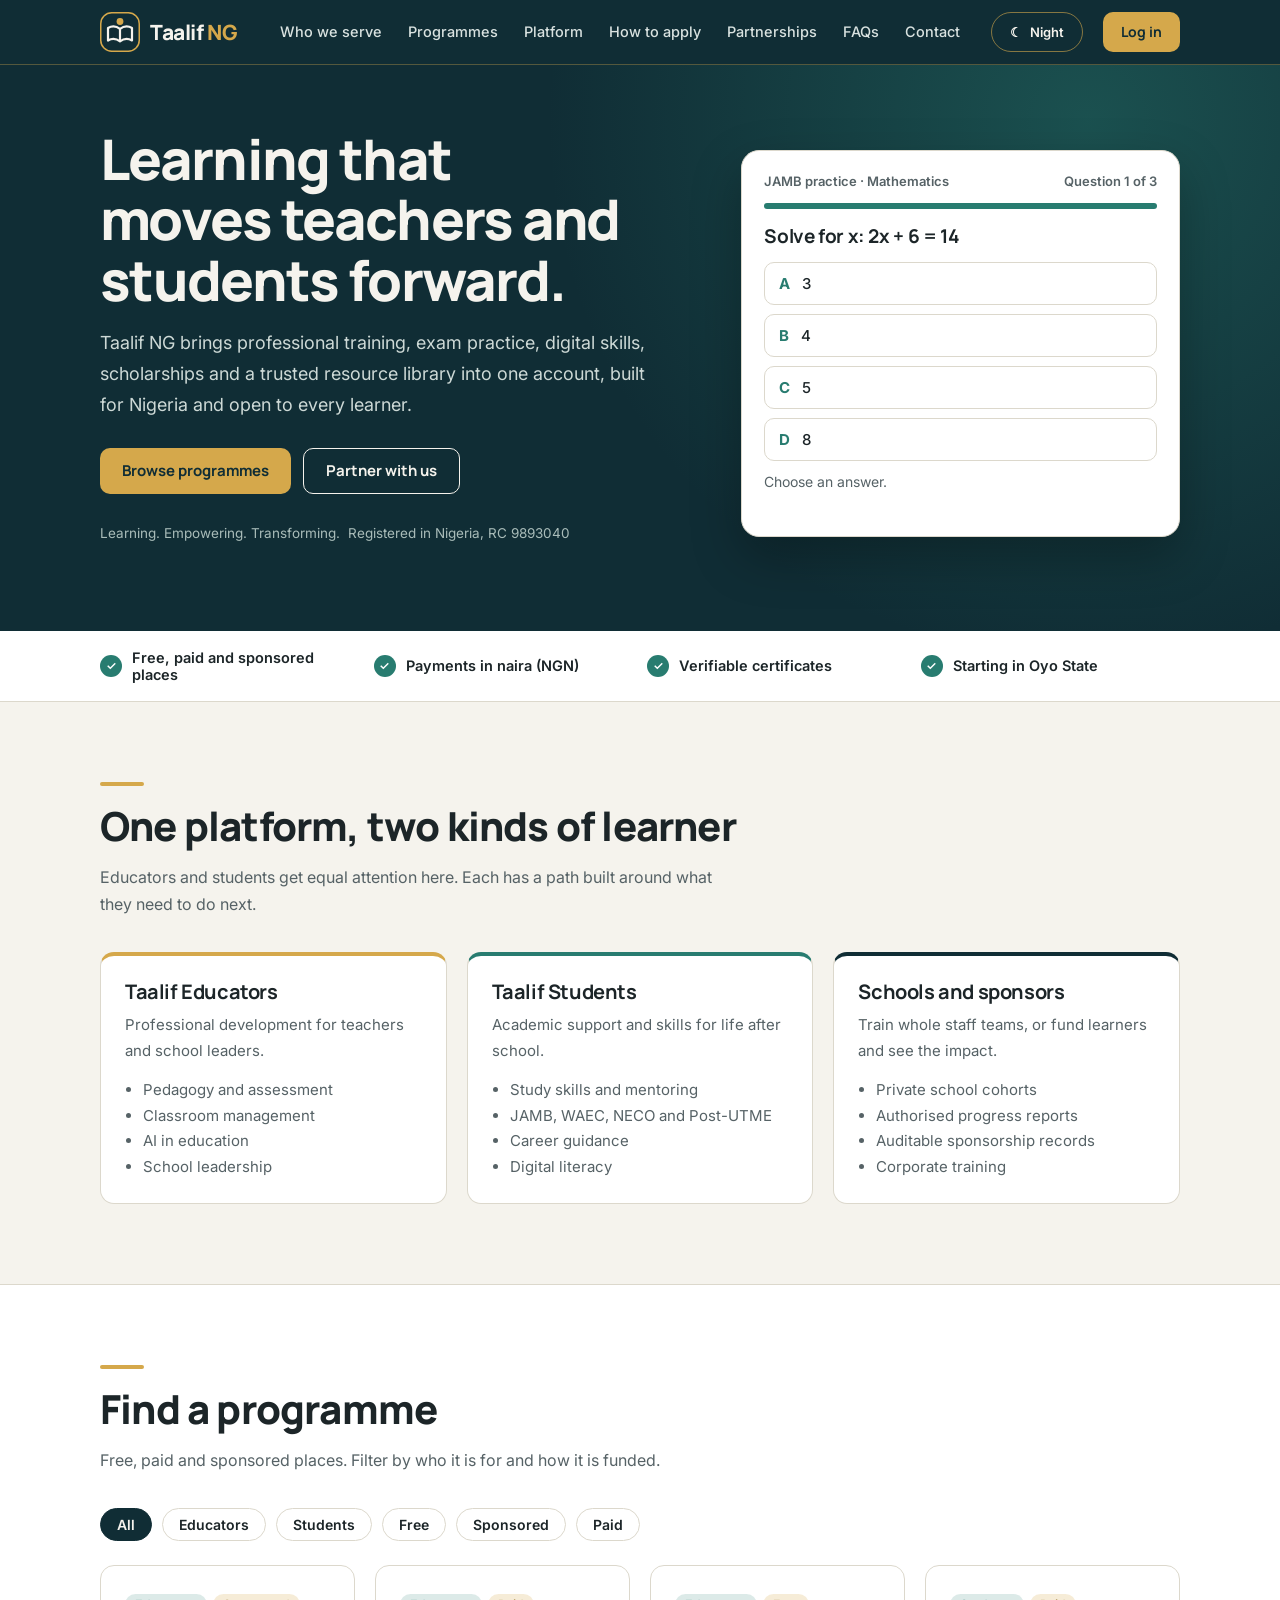
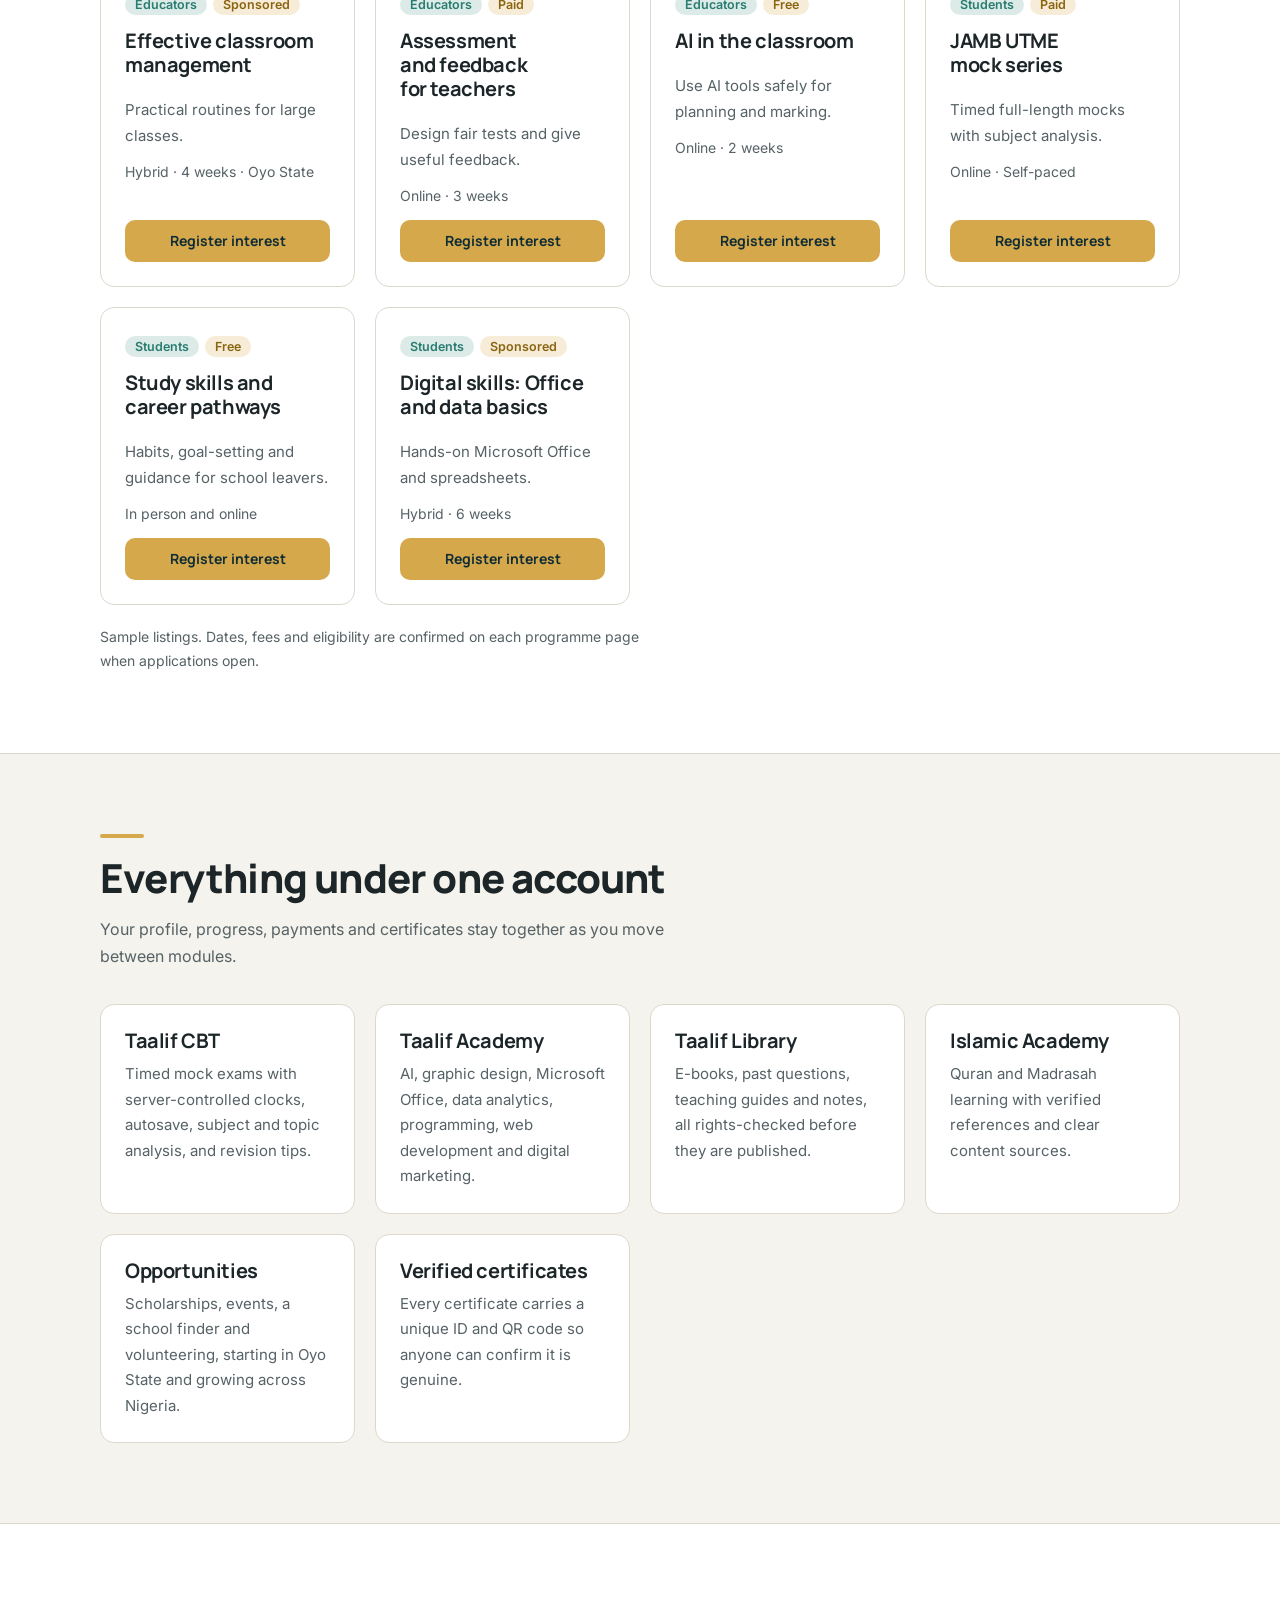
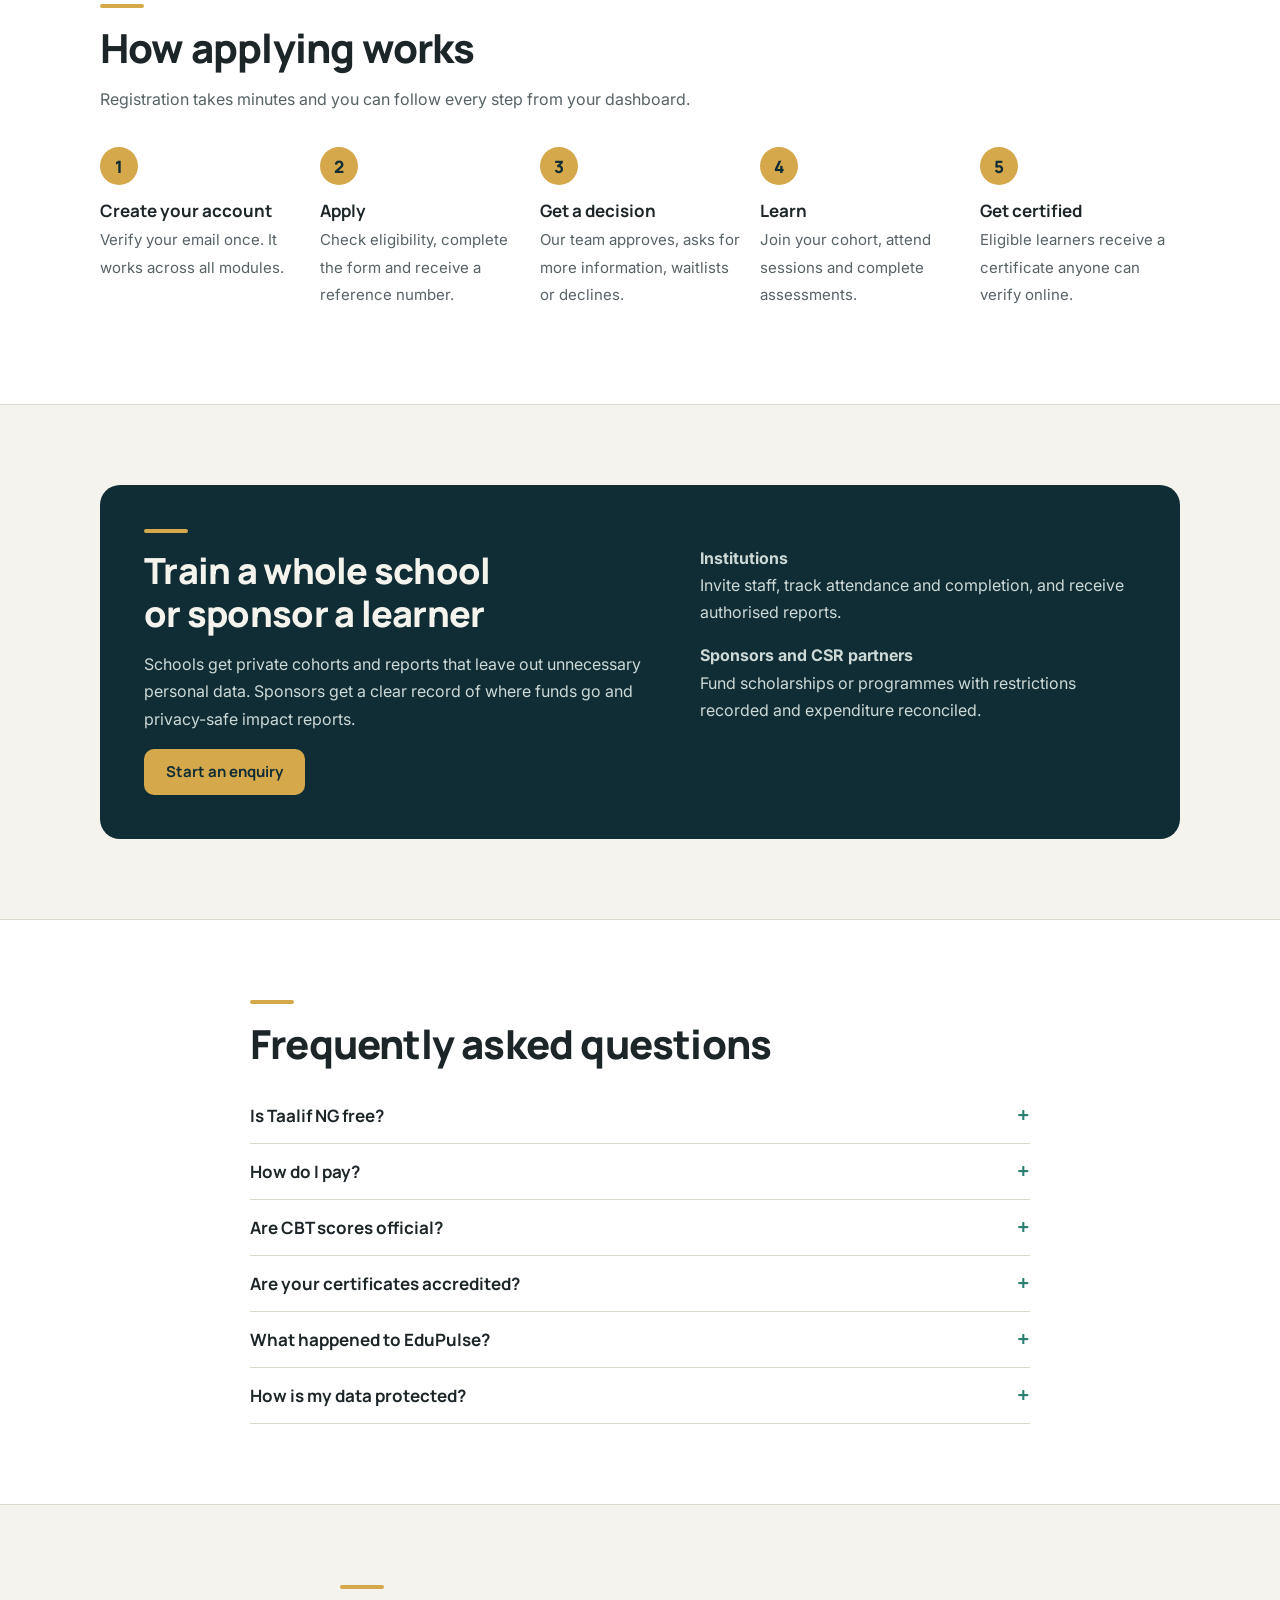
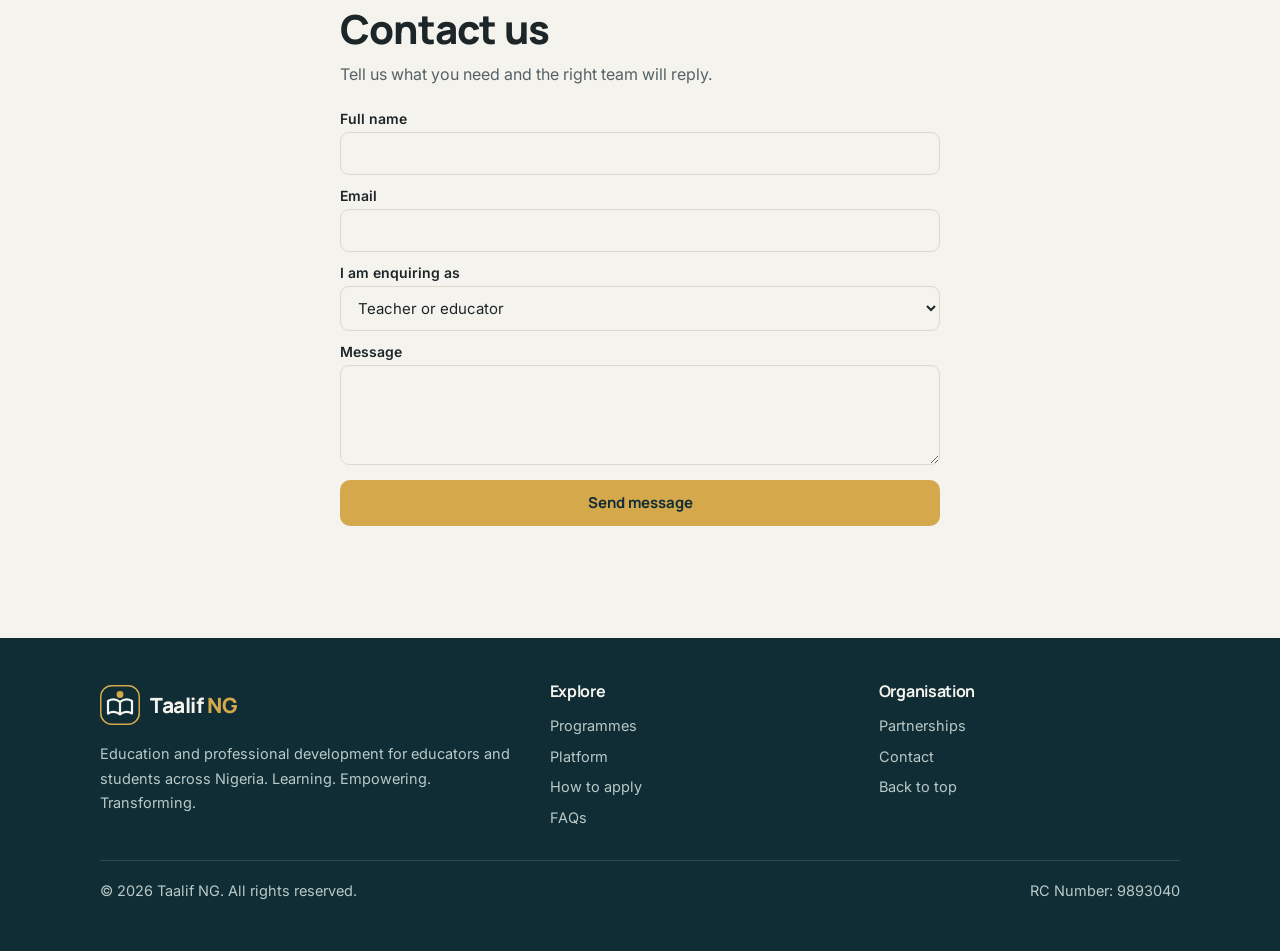
<file: taalif-ng-site/taalif-ng-site/index.html>
<!DOCTYPE html>
<html lang="en">
<head>
<meta charset="utf-8">
<meta name="viewport" content="width=device-width, initial-scale=1, viewport-fit=cover">
<meta name="theme-color" content="#102D35">
<meta name="description" content="Taalif NG offers teacher training, student support, CBT exam practice, digital skills and scholarships across Nigeria. RC 9893040.">
<meta property="og:title" content="Taalif NG: Learning. Empowering. Transforming.">
<meta property="og:description" content="Training, CBT practice, a resource library and opportunities for educators and students.">
<meta property="og:type" content="website">
<link rel="manifest" href="manifest.webmanifest">
<link rel="icon" href="icons/favicon.svg" type="image/svg+xml">
<link rel="apple-touch-icon" href="icons/icon-192.png">
<meta name="mobile-web-app-capable" content="yes">
<meta name="apple-mobile-web-app-title" content="Taalif NG">
<title>Taalif NG – Learning. Empowering. Transforming.</title>
<link rel="preconnect" href="https://fonts.googleapis.com">
<link href="https://fonts.googleapis.com/css2?family=Inter:wght@400;500;600&family=Manrope:wght@600;700;800&display=swap" rel="stylesheet">
<link rel="stylesheet" href="css/styles.css">
</head>
<body>
<noscript><p style="padding:16px;text-align:center">Taalif NG needs JavaScript for the portal and practice tools.</p></noscript>
<svg width="0" height="0" style="position:absolute" aria-hidden="true"><symbol id="lg" viewBox="0 0 40 40"><rect x=".75" y=".75" width="38.5" height="38.5" rx="11" fill="#102D35" stroke="#D5A84B" stroke-width="1.5"/><path d="M8 16c4-2.4 8-2.2 12 .8 4-3 8-3.2 12-.8v12.5c-4-2.4-8-2.2-12 .8-4-3-8-3.2-12-.8z" fill="none" stroke="#F5F3ED" stroke-width="2.2" stroke-linejoin="round"/><path d="M20 16.8v12.5" stroke="#F5F3ED" stroke-width="2.2"/><circle cx="20" cy="9.5" r="3.4" fill="#D5A84B"/></symbol></svg>
<header><div class="wrap nav">
<a class="logo" href="#top" aria-label="Taalif NG home"><svg class="lm" aria-hidden="true"><use href="#lg"/></svg><span class="wm">Taalif <b>NG</b></span></a>
<nav id="mn" aria-label="Main"><a href="#audiences">Who we serve</a><a href="#programmes">Programmes</a><a href="#modules">Platform</a><a href="#apply">How to apply</a><a href="#partners">Partnerships</a><a href="#faq">FAQs</a><a href="#contact">Contact</a><a href="#login" class="navlog">Log in</a></nav>
<button class="tg" id="tg" type="button" aria-label="Switch to night mode"><span id="ti" aria-hidden="true">☾</span><span id="tt">Night</span></button>
<a class="btn hcta" href="#login">Log in</a>
<button class="mb" id="mb" type="button" aria-label="Open menu" aria-expanded="false" aria-controls="mn"><svg width="20" height="20" viewBox="0 0 20 20" aria-hidden="true"><path d="M3 5h14M3 10h14M3 15h14" stroke="currentColor" stroke-width="2" stroke-linecap="round"/></svg></button>
</div></header>

<div id="site"><main id="top">
<div class="hero"><div class="wrap g">
<div>
<h1>Learning that moves teachers and students forward.</h1>
<p class="l">Taalif NG brings professional training, exam practice, digital skills, scholarships and a trusted resource library into one account, built for Nigeria and open to every learner.</p>
<div class="cta"><a class="btn" href="#programmes">Browse programmes</a><a class="btn ghost" href="#partners">Partner with us</a></div>
<p class="reg">Learning. Empowering. Transforming. &nbsp;Registered in Nigeria, RC 9893040</p>
</div>
<div class="cbt" aria-live="polite">
<div class="top"><span>JAMB practice · Mathematics</span><span id="tm">Question 1 of 3</span></div>
<div class="bar"><b id="pb"></b></div>
<h3 id="q"></h3>
<div id="ops"></div>
<p id="fb"></p>
</div>
</div></div>

<div class="trust"><div class="wrap"><ul><li>Free, paid and sponsored places</li><li>Payments in naira (NGN)</li><li>Verifiable certificates</li><li>Starting in Oyo State</li></ul></div></div>

<section class="sec" id="audiences"><div class="wrap">
<h2>One platform, two kinds of learner</h2>
<p class="sub">Educators and students get equal attention here. Each has a path built around what they need to do next.</p>
<div class="cards">
<article class="card aud"><h3>Taalif Educators</h3><p>Professional development for teachers and school leaders.</p><ul><li>Pedagogy and assessment</li><li>Classroom management</li><li>AI in education</li><li>School leadership</li></ul></article>
<article class="card aud"><h3>Taalif Students</h3><p>Academic support and skills for life after school.</p><ul><li>Study skills and mentoring</li><li>JAMB, WAEC, NECO and Post-UTME</li><li>Career guidance</li><li>Digital literacy</li></ul></article>
<article class="card aud"><h3>Schools and sponsors</h3><p>Train whole staff teams, or fund learners and see the impact.</p><ul><li>Private school cohorts</li><li>Authorised progress reports</li><li>Auditable sponsorship records</li><li>Corporate training</li></ul></article>
</div></div></section>

<section class="sec band" id="programmes"><div class="wrap">
<h2>Find a programme</h2>
<p class="sub">Free, paid and sponsored places. Filter by who it is for and how it is funded.</p>
<div class="filters" role="group" aria-label="Filter programmes">
<button class="chip" data-f="all" aria-pressed="true">All</button>
<button class="chip" data-f="edu" aria-pressed="false">Educators</button>
<button class="chip" data-f="stu" aria-pressed="false">Students</button>
<button class="chip" data-f="free" aria-pressed="false">Free</button>
<button class="chip" data-f="spons" aria-pressed="false">Sponsored</button>
<button class="chip" data-f="paid" aria-pressed="false">Paid</button>
</div>
<div class="cards" id="pl"></div>
<p class="sub" style="margin:20px 0 0;font-size:14px">Sample listings. Dates, fees and eligibility are confirmed on each programme page when applications open.</p>
</div></section>

<section class="sec" id="modules"><div class="wrap">
<h2>Everything under one account</h2>
<p class="sub">Your profile, progress, payments and certificates stay together as you move between modules.</p>
<div class="cards">
<article class="card"><h3>Taalif CBT</h3><p>Timed mock exams with server-controlled clocks, autosave, subject and topic analysis, and revision tips.</p></article>
<article class="card"><h3>Taalif Academy</h3><p>AI, graphic design, Microsoft Office, data analytics, programming, web development and digital marketing.</p></article>
<article class="card"><h3>Taalif Library</h3><p>E-books, past questions, teaching guides and notes, all rights-checked before they are published.</p></article>
<article class="card"><h3>Islamic Academy</h3><p>Quran and Madrasah learning with verified references and clear content sources.</p></article>
<article class="card"><h3>Opportunities</h3><p>Scholarships, events, a school finder and volunteering, starting in Oyo State and growing across Nigeria.</p></article>
<article class="card"><h3>Verified certificates</h3><p>Every certificate carries a unique ID and QR code so anyone can confirm it is genuine.</p></article>
</div></div></section>

<section class="sec band" id="apply"><div class="wrap">
<h2>How applying works</h2>
<p class="sub">Registration takes minutes and you can follow every step from your dashboard.</p>
<ol class="steps">
<li><b>Create your account</b><span>Verify your email once. It works across all modules.</span></li>
<li><b>Apply</b><span>Check eligibility, complete the form and receive a reference number.</span></li>
<li><b>Get a decision</b><span>Our team approves, asks for more information, waitlists or declines.</span></li>
<li><b>Learn</b><span>Join your cohort, attend sessions and complete assessments.</span></li>
<li><b>Get certified</b><span>Eligible learners receive a certificate anyone can verify online.</span></li>
</ol></div></section>

<section class="sec" id="partners"><div class="wrap">
<div class="partner">
<div><h2 style="font-size:clamp(26px,3.4vw,36px)">Train a whole school or sponsor a learner</h2>
<p>Schools get private cohorts and reports that leave out unnecessary personal data. Sponsors get a clear record of where funds go and privacy-safe impact reports.</p>
<a class="btn" href="#contact">Start an enquiry</a></div>
<div><p><b>Institutions</b><br>Invite staff, track attendance and completion, and receive authorised reports.</p><p><b>Sponsors and CSR partners</b><br>Fund scholarships or programmes with restrictions recorded and expenditure reconciled.</p></div>
</div></div></section>

<section class="sec band" id="faq"><div class="wrap" style="max-width:820px">
<h2 style="margin-bottom:20px">Frequently asked questions</h2>
<details><summary>Is Taalif NG free?</summary><p>Many resources and practice questions are free. Some training and full mock exams are paid, and some places are sponsored. Each programme page shows its funding.</p></details>
<details><summary>How do I pay?</summary><p>Payments are in naira by card, bank transfer and other supported methods. Access opens only after your payment is confirmed on our servers.</p></details>
<details><summary>Are CBT scores official?</summary><p>No. Taalif mock scores help you practise and are separate from official JAMB, WAEC or NECO results.</p></details>
<details><summary>Are your certificates accredited?</summary><p>Certificates confirm attendance, completion or assessed competency in a Taalif programme. We state clearly when a programme has any external approval.</p></details>
<details><summary>What happened to EduPulse?</summary><p>Taalif NG replaces EduPulse. Eligible resources, exam content and learner accounts are being moved across with checks, and you will be invited to activate your account.</p></details>
<details><summary>How is my data protected?</summary><p>We collect only what we need, keep documents in private storage, and ask for guardian consent for minors where required.</p></details>
</div></section>

<section class="sec" id="contact"><div class="wrap" style="max-width:640px">
<h2 style="margin-bottom:8px">Contact us</h2>
<p class="sub" style="margin-bottom:22px">Tell us what you need and the right team will reply.</p>
<form id="cf">
<label>Full name<input required name="n" autocomplete="name"></label>
<label>Email<input required type="email" name="e" autocomplete="email"></label>
<label>I am enquiring as<select name="r"><option>Teacher or educator</option><option>Student or parent</option><option>School or institution</option><option>Sponsor or partner</option></select></label>
<label>Message<textarea required rows="4" name="m"></textarea></label>
<button class="btn" type="submit">Send message</button>
<p id="toast" role="status"></p>
</form></div></section>
</main>

<footer><div class="wrap">
<div class="g">
<div><a class="logo" href="#top" aria-label="Taalif NG home"><svg class="lm" aria-hidden="true"><use href="#lg"/></svg><span class="wm">Taalif <b>NG</b></span></a><p style="margin-top:14px">Education and professional development for educators and students across Nigeria. Learning. Empowering. Transforming.</p></div>
<div><h3>Explore</h3><a href="#programmes">Programmes</a><a href="#modules">Platform</a><a href="#apply">How to apply</a><a href="#faq">FAQs</a></div>
<div><h3>Organisation</h3><a href="#partners">Partnerships</a><a href="#contact">Contact</a><a href="#top">Back to top</a></div>
</div>
<div class="rc"><span>© 2026 Taalif NG. All rights reserved.</span><span>RC Number: 9893040</span></div>
<div class="wrap" style="margin-top:16px"><button class="btn ghost" id="inst" type="button" hidden>Install the app</button></div></footer></div>
<div id="off" role="status" hidden>You are offline. Saved pages still work, but sign-in and payments need a connection.</div>
<div id="auth" hidden><div class="wrap authw"><div class="acard"><h1>Sign in</h1><p>Select your role, then enter your details.</p><div class="roles" id="rl"></div><form id="lf"><label>Email<input id="em" type="email" required autocomplete="username"></label><label>Password<input id="pw" type="password" required autocomplete="current-password"></label><p id="le" role="alert"></p><button class="btn" type="submit">Sign in</button></form><p class="hint" style="margin:14px 0 0">Prototype only. Use the email filled in for your role and the password <b>demo1234</b>. Real accounts and permissions need the Supabase backend from the blueprint.</p></div></div></div>
<div id="portal" hidden><div id="ov" hidden></div><aside id="sb" aria-label="Portal menu"><a class="logo" href="#top" aria-label="Taalif NG website"><svg class="lm" aria-hidden="true"><use href="#lg"/></svg><span class="wm">Taalif <b>NG</b></span></a><nav id="sn" aria-label="Sections"></nav><div id="su" style="margin-top:auto;font-size:13px;color:#a9bcb9;overflow-wrap:anywhere"></div></aside><div class="pm"><div class="pt"><button class="mini sm" id="sbt" type="button" aria-label="Open menu">Menu</button><h1 id="pttl"></h1><button class="mini" id="tgp" type="button">Theme</button><a class="mini" href="#top" style="text-decoration:none;color:inherit">Website</a><button class="mini" id="lo" type="button">Log out</button></div><div class="pcon" id="pc"></div></div></div>

<script src="js/site.js" defer></script>
<script src="js/portal.js" defer></script>
<script src="js/pwa.js" defer></script>
</body>
</html>
</file>
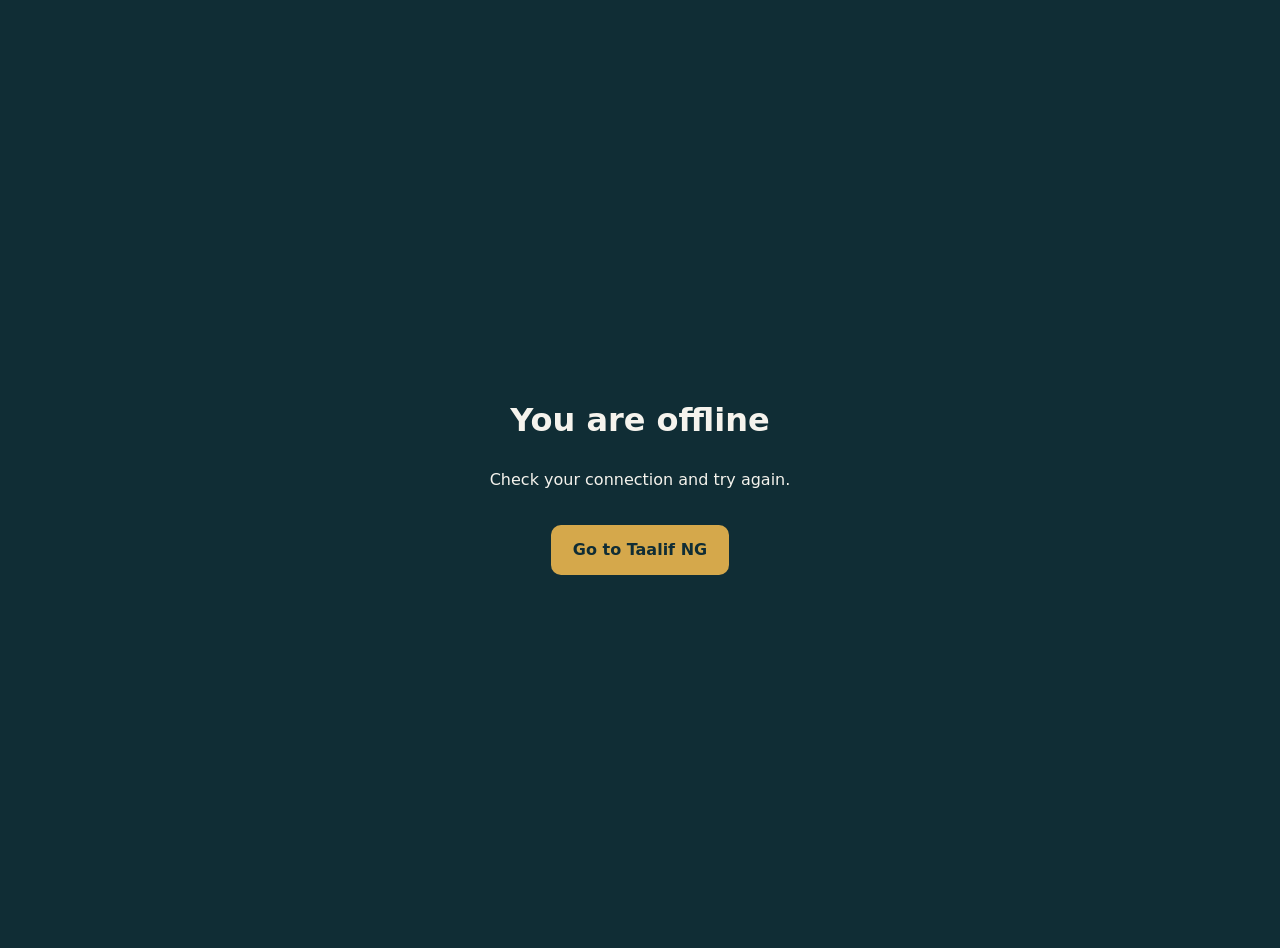
<file: offline.html>
<!DOCTYPE html><html lang="en"><head><meta charset="utf-8"><meta name="viewport" content="width=device-width,initial-scale=1"><title>You are offline | Taalif NG</title><style>body{margin:0;min-height:100dvh;display:grid;place-items:center;background:#102D35;color:#F5F3ED;font:16px/1.6 system-ui,sans-serif;text-align:center;padding:24px}a{display:inline-block;margin-top:16px;background:#D5A84B;color:#102D35;padding:12px 22px;border-radius:10px;font-weight:700;text-decoration:none}</style></head><body><main><h1>You are offline</h1><p>Check your connection and try again.</p><a href="/">Go to Taalif NG</a></main></body></html>
</file>
<file: taalif-ng-site/taalif-ng-site/css/styles.css>
/* Taalif NG | Styles: tokens, layout, components, portal, responsive */
:root{--bg:#F5F3ED;--surface:#fff;--ink:#1c2528;--mute:#566266;--line:#dcd8cc;--teal:#102D35;--gold:#D5A84B;--em:#287C70;--on-teal:#F5F3ED;--hero:#102D35;--link:#1d6a5f;
box-sizing:border-box;padding-top:env(safe-area-inset-top,0px);padding-bottom:env(safe-area-inset-bottom,0px);color-scheme:light}
@media(prefers-color-scheme:dark){:root:not([data-theme="light"]){--bg:#0b1f25;--surface:#122d35;--ink:#ece9df;--mute:#9db0b3;--line:#244047;--hero:#081a1f;--link:#6fcdbd;color-scheme:dark}}
:root[data-theme="dark"]{--bg:#0b1f25;--surface:#122d35;--ink:#ece9df;--mute:#9db0b3;--line:#244047;--hero:#081a1f;--link:#6fcdbd;color-scheme:dark}
html{scroll-padding-top:calc(72px + env(safe-area-inset-top,0px));scroll-behavior:smooth}
*{box-sizing:border-box}
body{margin:0;background:var(--bg);color:var(--ink);font:400 16px/1.7 Inter,system-ui,sans-serif;-webkit-font-smoothing:antialiased;transition:background .3s,color .3s}
h1,h2,h3{font-family:Manrope,Inter,sans-serif;line-height:1.2;margin:0;letter-spacing:-.02em;text-wrap:balance}
h3{font-weight:700}
a{color:var(--link)}
:focus-visible{outline:3px solid var(--gold);outline-offset:2px}
.wrap{max-width:1120px;margin:0 auto;padding:0 max(20px,env(safe-area-inset-left,0px)) 0 max(20px,env(safe-area-inset-right,0px))}
[hidden]{display:none!important}
html{-webkit-text-size-adjust:100%}
img,svg{max-width:100%}
.g>*,.cards>*,.steps>*,.partner>*{min-width:0}
header{position:sticky;top:0;z-index:20;background:var(--hero);color:#F5F3ED;padding-top:env(safe-area-inset-top,0px);border-bottom:1px solid rgba(213,168,75,.35)}
.nav{display:flex;align-items:center;gap:20px;height:64px}
.logo{display:flex;align-items:center;gap:10px;text-decoration:none;color:#F5F3ED;flex:none}
.lm{width:40px;height:40px;flex:none}
.wm{font:800 21px/1 Manrope,sans-serif;letter-spacing:-.02em}
.wm b{color:var(--gold);font-weight:800}
nav{margin-left:auto;display:flex;gap:4px}
nav a{color:#d9e2e0;text-decoration:none;font-size:14.5px;font-weight:500;padding:8px 11px;border-radius:8px}
nav a:hover{background:rgba(255,255,255,.1)}
.tg{border:1px solid rgba(213,168,75,.6);background:transparent;color:#F5F3ED;border-radius:999px;height:40px;min-width:92px;padding:0 14px;font:600 13px Inter;cursor:pointer;display:inline-flex;align-items:center;justify-content:center;gap:8px;white-space:nowrap;flex:none}
.tg:hover{background:rgba(213,168,75,.15)}
.btn{display:inline-flex;align-items:center;justify-content:center;min-height:46px;background:var(--gold);color:#102D35;font:700 15px/1.2 Manrope,sans-serif;padding:12px 22px;border-radius:10px;text-decoration:none;border:0;cursor:pointer;white-space:nowrap;text-align:center}
.btn:hover{filter:brightness(1.07)}
.btn.ghost{background:transparent;color:inherit;border:1.5px solid currentColor}
.hcta{min-height:40px;padding:8px 18px;font-size:14px}
.mb{display:none;width:40px;height:40px;border-radius:10px;border:1px solid rgba(213,168,75,.6);background:transparent;color:#F5F3ED;cursor:pointer;align-items:center;justify-content:center;flex:none}
@media(max-width:900px){.mb{display:inline-flex}.hcta{display:none}.tg{margin-left:auto}nav{display:none;position:absolute;left:0;right:0;top:100%;margin:0;flex-direction:column;background:var(--hero);padding:8px 20px 18px;border-bottom:1px solid rgba(213,168,75,.35)}nav.open{display:flex}nav a{padding:13px 8px;font-size:16px;border-bottom:1px solid rgba(255,255,255,.08)}}
@media(max-width:520px){.cta .btn{width:100%}.tg{min-width:40px;padding:0 11px}#tt{display:none}.wm{font-size:19px}.lm{width:36px;height:36px}.partner .btn{width:100%}}
.hero{background:var(--hero);color:#F5F3ED;padding:64px 0 72px;background-image:radial-gradient(circle at 85% 10%,rgba(40,124,112,.45),transparent 45%)}
.hero .g{display:grid;grid-template-columns:1.15fr .85fr;gap:48px;align-items:center}
.hero h1{font-size:clamp(36px,5vw,56px);font-weight:800;line-height:1.08;letter-spacing:-.03em}
.hero p.l{font-size:18px;color:#cdd9d6;max-width:52ch;margin:18px 0 28px}
.cta{display:flex;gap:12px;flex-wrap:wrap}
.reg{margin-top:28px;font-size:13.5px;color:#a9bcb9}
@media(max-width:860px){.hero .g{grid-template-columns:1fr}}
.cbt{background:var(--surface);color:var(--ink);border-radius:18px;padding:22px;border:1px solid var(--line);box-shadow:0 20px 50px rgba(0,0,0,.28)}
.cbt .top{display:flex;justify-content:space-between;font:600 13px Inter;color:var(--mute);margin-bottom:14px}
.cbt .bar{height:6px;background:var(--line);border-radius:9px;overflow:hidden;margin-bottom:16px}
.cbt .bar b{display:block;height:100%;width:100%;background:var(--em);transition:width 1s linear}
.cbt h3{font-size:19px;margin-bottom:14px}
.opt{display:flex;gap:12px;width:100%;text-align:left;background:transparent;color:inherit;border:1.5px solid var(--line);border-radius:10px;padding:11px 14px;margin-bottom:9px;font:500 15px Inter;cursor:pointer}
.opt:hover{border-color:var(--em)}
.opt.ok{border-color:var(--em);background:rgba(40,124,112,.16)}
.opt.no{border-color:#c4533f;background:rgba(196,83,63,.14)}
.opt span{font-weight:700;color:var(--em)}
#fb{font-size:14px;color:var(--mute);min-height:44px;margin:6px 0 0}
section{padding:clamp(48px,8vw,80px) 0}
.sec h2{font-size:clamp(28px,3.4vw,40px);font-weight:800;margin-bottom:14px}
.sec h2::before{content:"";display:block;width:44px;height:4px;border-radius:4px;background:var(--gold);margin-bottom:16px}
.sec .sub{color:var(--mute);max-width:62ch;margin:0 0 34px}
.cards{display:grid;grid-template-columns:repeat(auto-fit,minmax(250px,1fr));gap:20px}
.card{background:var(--surface);border:1px solid var(--line);border-radius:14px;padding:24px}
.card h3{font-size:20px;margin-bottom:8px}
.card p{margin:0;color:var(--mute);font-size:15px}
.aud{border-top:4px solid var(--gold)}
.aud:nth-child(2){border-top-color:var(--em)}
.aud:nth-child(3){border-top-color:var(--teal)}
.aud ul{padding-left:18px;margin:14px 0 0;color:var(--mute);font-size:15px}
.band{background:var(--surface);border-block:1px solid var(--line)}
.trust{background:var(--surface);border-bottom:1px solid var(--line)}
.trust ul{list-style:none;margin:0;padding:18px 0;display:grid;grid-template-columns:repeat(auto-fit,minmax(210px,1fr));gap:14px}
.trust li{font:600 14.5px Inter;display:flex;gap:10px;align-items:center}
.trust li::before{content:"✓";width:22px;height:22px;border-radius:50%;background:var(--em);color:#fff;display:grid;place-items:center;font-size:12px;flex:none}
.filters{display:flex;gap:10px;flex-wrap:wrap;margin-bottom:24px}
.chip{border:1.5px solid var(--line);background:transparent;color:var(--ink);border-radius:999px;padding:7px 16px;font:600 14px Inter;cursor:pointer}
.chip[aria-pressed="true"]{background:var(--teal);color:#F5F3ED;border-color:var(--teal)}
:root[data-theme="dark"] .chip[aria-pressed="true"]{background:var(--gold);color:#102D35;border-color:var(--gold)}
@media(prefers-color-scheme:dark){:root:not([data-theme="light"]) .chip[aria-pressed="true"]{background:var(--gold);color:#102D35;border-color:var(--gold)}}
.prog{display:flex;flex-direction:column;gap:12px}
.tag{display:inline-block;font:600 12.5px Inter;padding:3px 10px;border-radius:999px;background:rgba(40,124,112,.16);color:var(--em);margin-right:6px}
.tag.gold{background:rgba(213,168,75,.22);color:#8a6410}
:root[data-theme="dark"] .tag.gold{color:var(--gold)}
@media(prefers-color-scheme:dark){:root:not([data-theme="light"]) .tag.gold{color:var(--gold)}}
.prog .meta{font-size:14px;color:var(--mute)}
.prog .btn{margin-top:auto;font-size:14px;min-height:42px}
.steps{counter-reset:s;display:grid;grid-template-columns:repeat(auto-fit,minmax(200px,1fr));gap:20px;padding:0;list-style:none}
.steps li{counter-increment:s;position:relative;padding-top:52px}
.steps li::before{content:counter(s);position:absolute;top:0;left:0;width:38px;height:38px;border-radius:50%;background:var(--gold);color:#102D35;font:800 17px Manrope;display:grid;place-items:center}
.steps b{font:700 17px Manrope;display:block;margin-bottom:4px}
.steps span{color:var(--mute);font-size:15px}
details{border-bottom:1px solid var(--line);padding:16px 0}
summary{cursor:pointer;font:700 17px Manrope;list-style:none;display:flex;justify-content:space-between;gap:12px}
summary::after{content:"+";color:var(--em);font-size:22px;line-height:1}
details[open] summary::after{content:"–"}
details p{margin:10px 0 0;color:var(--mute);max-width:70ch}
.partner{background:var(--hero);color:#F5F3ED;border-radius:20px;padding:44px;display:grid;grid-template-columns:1.2fr 1fr;gap:32px}
.partner p{color:#cdd9d6}
@media(max-width:760px){.partner{grid-template-columns:1fr;padding:28px}}
form{display:grid;gap:12px}
label{font:600 14px Inter}
input,select,textarea{width:100%;margin-top:5px;padding:11px 13px;border-radius:9px;border:1.5px solid var(--line);background:var(--bg);color:var(--ink);font:400 15px Inter}
#toast{margin:0;font-size:14px;color:var(--gold);min-height:20px}
footer{background:var(--hero);color:#b9c9c7;padding:44px 0 32px;font-size:14.5px}
footer .g{display:grid;grid-template-columns:1.4fr 1fr 1fr;gap:28px}
footer h3{color:#F5F3ED;font-size:16px;margin-bottom:10px}
footer a{color:#b9c9c7;display:block;text-decoration:none;padding:3px 0}
footer a:hover{color:var(--gold)}
footer .rc{margin-top:26px;padding-top:18px;border-top:1px solid rgba(255,255,255,.14);display:flex;justify-content:space-between;gap:12px;flex-wrap:wrap}
@media(max-width:760px){footer .g{grid-template-columns:1fr}}
body.inportal header{display:none}
.navlog{display:none}
.authw{display:grid;place-items:center;min-height:calc(100dvh - 64px);padding-block:32px}
.acard{width:100%;max-width:460px;background:var(--surface);border:1px solid var(--line);border-radius:18px;padding:clamp(22px,5vw,34px)}
.acard h1{font-size:28px;font-weight:800;margin-bottom:6px}
.acard>p{color:var(--mute);margin:0 0 18px}
.roles{display:grid;grid-template-columns:repeat(auto-fit,minmax(104px,1fr));gap:8px;margin-bottom:18px}
.roles .chip{padding:8px 6px;text-align:center}
.hint{font-size:13.5px;color:var(--mute)}
#le{color:#c4533f;min-height:20px;font-size:14px;margin:0}
#portal{display:grid;grid-template-columns:260px minmax(0,1fr);min-height:100dvh}
#sb{background:var(--hero);color:#F5F3ED;padding:18px 14px;display:flex;flex-direction:column;gap:18px;position:sticky;top:0;height:100dvh;overflow-y:auto}
#sn button{display:block;width:100%;text-align:left;background:transparent;color:#cdd9d6;border:0;border-radius:9px;padding:11px 12px;font:500 15px Inter;cursor:pointer;margin-bottom:2px}
#sn button:hover{background:rgba(255,255,255,.08)}
#sn button[aria-current="page"]{background:rgba(213,168,75,.18);color:var(--gold)}
.pm{min-width:0}
.pt{display:flex;align-items:center;gap:10px;padding:12px clamp(14px,3vw,28px);background:var(--surface);border-bottom:1px solid var(--line);position:sticky;top:0;z-index:5;flex-wrap:wrap}
.pt h1{font-size:20px;margin-right:auto}
.pcon{padding:clamp(16px,3vw,28px);max-width:1100px}
.mini{border:1.5px solid var(--line);background:transparent;color:var(--ink);border-radius:8px;padding:7px 12px;font:600 13px Inter;cursor:pointer;margin:2px 6px 2px 0;white-space:nowrap}
.mini.g{border-color:var(--em);color:var(--em)}
.sm{display:none}
#ov{position:fixed;inset:0;background:rgba(0,0,0,.55);z-index:25}
.kp{display:grid;grid-template-columns:repeat(auto-fit,minmax(170px,1fr));gap:14px;margin-bottom:18px}
.k{background:var(--surface);border:1px solid var(--line);border-radius:12px;padding:18px}
.k b{display:block;font:800 28px Manrope;color:var(--em)}
.k span{color:var(--mute);font-size:14px}
.tw{overflow-x:auto;background:var(--surface);border:1px solid var(--line);border-radius:12px;margin-bottom:16px}
table{width:100%;border-collapse:collapse;font-size:14.5px}
th,td{text-align:left;padding:12px 14px;border-bottom:1px solid var(--line);white-space:nowrap}
th{font-weight:700;color:var(--mute);font-size:13px}
tr:last-child td{border-bottom:0}
.pill{padding:3px 10px;border-radius:999px;font:600 12.5px Inter;background:rgba(213,168,75,.22);color:#8a6410}
.pill.ok{background:rgba(40,124,112,.18);color:var(--em)}
.pill.no{background:rgba(196,83,63,.16);color:#c4533f}
:root[data-theme="dark"] .pill{color:var(--gold)}
:root[data-theme="dark"] .pill.ok{color:#6fcdbd}
.chk{display:flex;gap:10px;align-items:center;padding:10px 0;border-bottom:1px solid var(--line)}
.chk input{width:auto;margin:0}
#off{position:fixed;left:12px;right:12px;bottom:calc(12px + env(safe-area-inset-bottom,0px));background:var(--teal);color:#F5F3ED;padding:10px 14px;border-radius:10px;z-index:50;font-size:14px;text-align:center}
@media(max-width:900px){.navlog{display:block}#portal{grid-template-columns:minmax(0,1fr)}#sb{position:fixed;inset:0 auto 0 0;width:min(280px,85vw);z-index:30;transform:translateX(-100%);transition:transform .25s}#sb.open{transform:none}.sm{display:inline-flex}}
@media(prefers-reduced-motion:reduce){*{transition:none!important;scroll-behavior:auto!important}}
</file>
